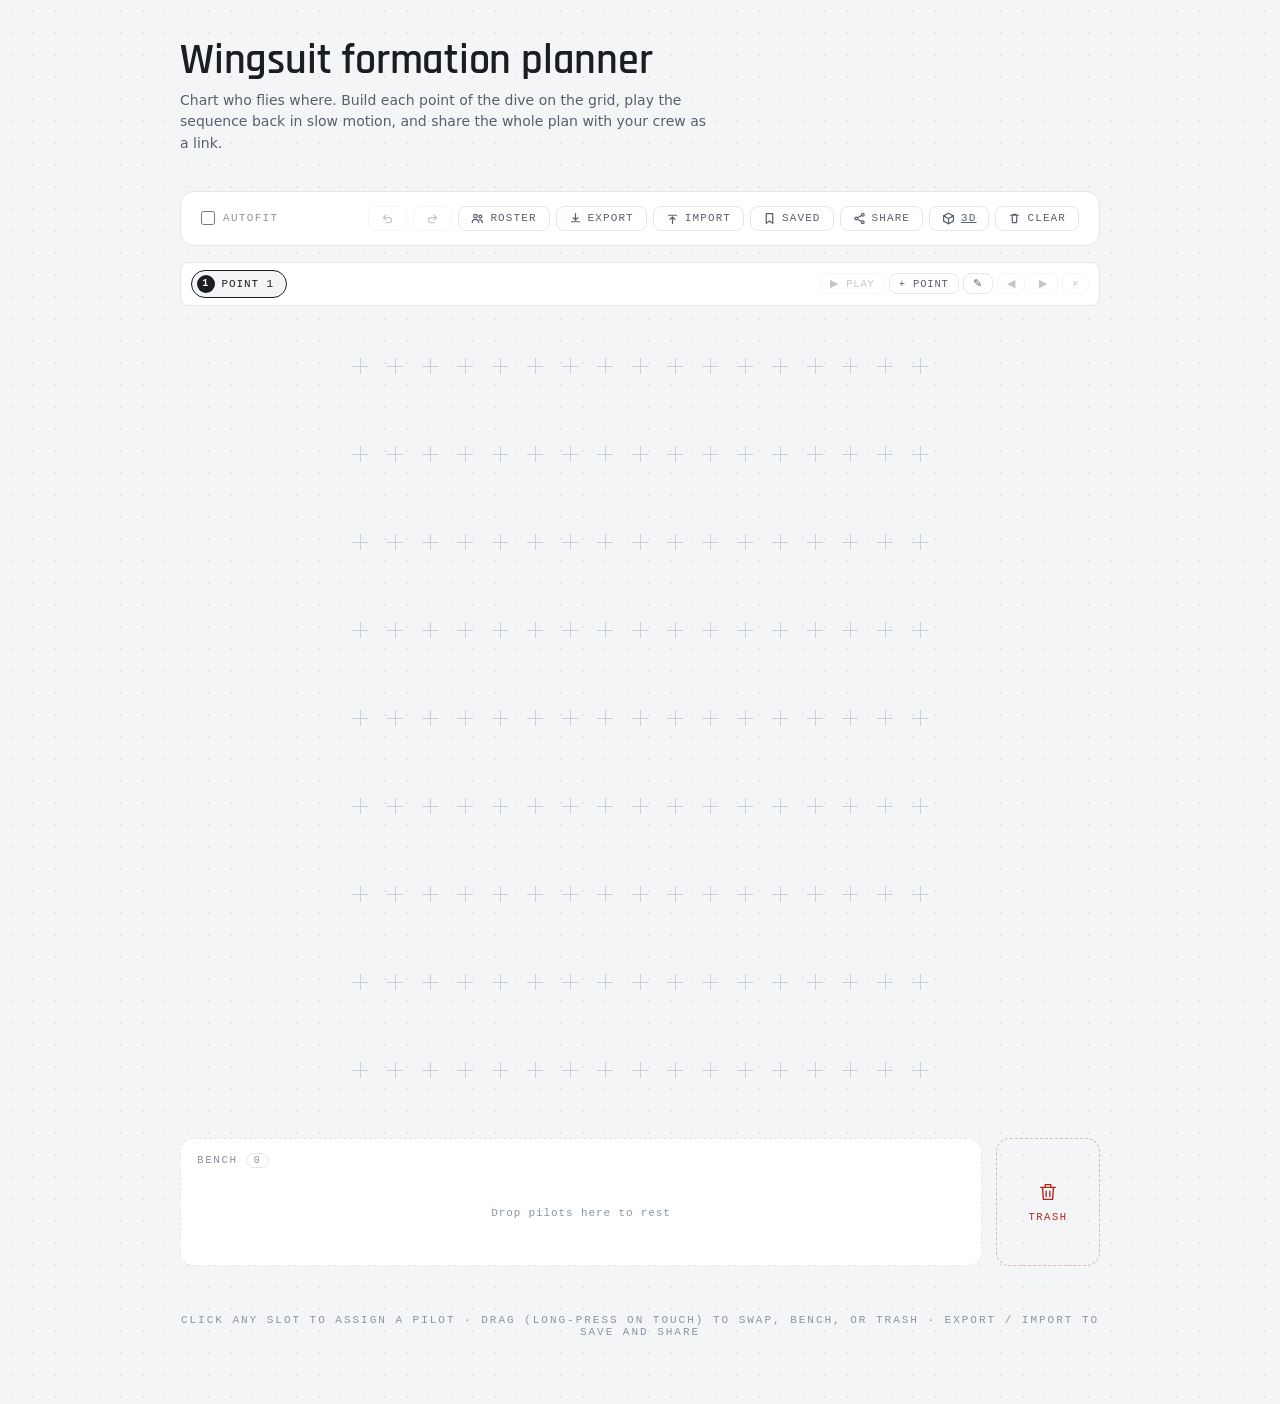
<file: index.html>
<!doctype html>
<html lang="en">
<head>
<meta charset="utf-8">
<meta name="viewport" content="width=device-width,initial-scale=1">
<title>Wingsuit formation planner</title>
<link rel="icon" type="image/svg+xml" href="favicon.svg">
<link rel="preconnect" href="https://fonts.googleapis.com">
<link rel="preconnect" href="https://fonts.gstatic.com" crossorigin>
<link href="https://fonts.googleapis.com/css2?family=Rajdhani:wght@500;600;700&display=swap" rel="stylesheet">
<link rel="stylesheet" href="styles.css">
<script src="app.js" defer></script>
</head>
<body>

<div class="page">
<header class="page-header">
  <h1>Wingsuit formation planner</h1>
  <p class="lede">Chart who flies where. Build each point of the dive on the grid, play the sequence back in slow motion, and share the whole plan with your crew as a link.</p>
</header>
<div class="planner">
  <div class="topbar">
    <div class="ctrl">
      <input type="checkbox" id="af-chk">
      <label for="af-chk">Autofit</label>
    </div>
    <div class="action-group">
      <button class="ico-btn" id="btn-undo" aria-label="Undo" title="Undo (Ctrl+Z)" disabled>
        <svg viewBox="0 0 16 16" fill="none" stroke="currentColor" stroke-width="1.5" stroke-linecap="round" stroke-linejoin="round" aria-hidden="true"><path d="M3 7h7a3 3 0 0 1 0 6H6"/><path d="M6 4 3 7l3 3"/></svg>
      </button>
      <button class="ico-btn" id="btn-redo" aria-label="Redo" title="Redo (Ctrl+Shift+Z)" disabled>
        <svg viewBox="0 0 16 16" fill="none" stroke="currentColor" stroke-width="1.5" stroke-linecap="round" stroke-linejoin="round" aria-hidden="true"><path d="M13 7H6a3 3 0 0 0 0 6h4"/><path d="M10 4l3 3-3 3"/></svg>
      </button>
      <button class="ico-btn" id="btn-roster" aria-label="Pilot roster">
        <svg viewBox="0 0 16 16" fill="none" stroke="currentColor" stroke-width="1.5" stroke-linecap="round" stroke-linejoin="round" aria-hidden="true"><circle cx="5.5" cy="5" r="2.2"/><path d="M1.5 13c0-2.2 1.8-4 4-4s4 1.8 4 4"/><circle cx="11.5" cy="5.5" r="1.7"/><path d="M10.5 9.3c1.9.3 3.5 1.9 3.5 3.7"/></svg>
        Roster
      </button>
      <button class="ico-btn" id="btn-export" aria-label="Export formation">
        <svg viewBox="0 0 16 16" fill="none" stroke="currentColor" stroke-width="1.5" stroke-linecap="round" stroke-linejoin="round" aria-hidden="true"><path d="M8 2v8M5 7l3 3 3-3M3 12h10"/></svg>
        Export
      </button>
      <button class="ico-btn" id="btn-import" aria-label="Import formation">
        <svg viewBox="0 0 16 16" fill="none" stroke="currentColor" stroke-width="1.5" stroke-linecap="round" stroke-linejoin="round" aria-hidden="true"><path d="M8 14V6M5 9l3-3 3 3M3 4h10"/></svg>
        Import
      </button>
      <button class="ico-btn" id="btn-saves" aria-label="Saved formations">
        <svg viewBox="0 0 16 16" fill="none" stroke="currentColor" stroke-width="1.5" stroke-linecap="round" stroke-linejoin="round" aria-hidden="true"><path d="M4 2h8v12l-4-3-4 3z"/></svg>
        Saved
      </button>
      <button class="ico-btn" id="btn-share" aria-label="Copy share link">
        <svg viewBox="0 0 16 16" fill="none" stroke="currentColor" stroke-width="1.5" stroke-linecap="round" stroke-linejoin="round" aria-hidden="true"><circle cx="4" cy="8" r="1.7"/><circle cx="12" cy="3.5" r="1.7"/><circle cx="12" cy="12.5" r="1.7"/><path d="M5.5 7.1l5-2.7M5.5 8.9l5 2.7"/></svg>
        Share
      </button>
      <a class="ico-btn" id="btn-3d" href="formation-3d.html" target="_blank" rel="noopener" aria-label="Open 3D view of this formation">
        <svg viewBox="0 0 16 16" fill="none" stroke="currentColor" stroke-width="1.5" stroke-linecap="round" stroke-linejoin="round" aria-hidden="true"><path d="M8 1.5l6 3.25v6.5L8 14.5 2 11.25v-6.5z"/><path d="M2 4.75L8 8l6-3.25M8 8v6.5"/></svg>
        3D
      </a>
      <button class="ico-btn danger" id="clr" aria-label="Clear pilots in current point">
        <svg viewBox="0 0 16 16" fill="none" stroke="currentColor" stroke-width="1.5" stroke-linecap="round" stroke-linejoin="round" aria-hidden="true"><path d="M3 4h10M6 4V3h4v1M5 4l.5 9h5L11 4"/></svg>
        Clear
      </button>
    </div>
  </div>
  <div class="points-bar" id="points-bar" role="tablist" aria-label="Formation points"></div>
  <div class="fw" id="fw"></div>
  <div class="bench-bar">
    <div class="bench-zone" id="bench-zone" aria-label="Bench — drop pilots here to rest">
      <div class="bench-label">Bench <span class="tag" id="bench-count">0</span></div>
      <div class="bench-list" id="bench-list"></div>
    </div>
    <div class="trash-zone" id="trash-zone" aria-label="Trash — drop pilots here to remove">
      <svg viewBox="0 0 24 24" fill="none" stroke="currentColor" stroke-width="1.5" stroke-linecap="round" stroke-linejoin="round" aria-hidden="true"><path d="M4 7h16M9 7V4h6v3M6 7l1 13h10l1-13M10 11v6M14 11v6"/></svg>
      <span>Trash</span>
    </div>
  </div>
</div>
<footer class="page-footer">Click any slot to assign a pilot · Drag (long-press on touch) to swap, bench, or trash · Export / Import to save and share</footer>
</div>

<div id="modal-pilot" style="display:none;" class="overlay" role="dialog" aria-modal="true" aria-labelledby="mp-title">
  <div class="mcard">
    <h3 id="mp-title">Assign pilot</h3>
    <div class="mrow">
      <div id="ws-prev" aria-hidden="true"></div>
      <div class="nameplate empty" id="ws-nameplate"><span>Pilot name</span></div>
    </div>
    <label for="pname">Pilot name</label>
    <input type="text" id="pname" placeholder="e.g. Anna Kowalska" maxlength="24" autocomplete="off">
    <label>Suit color</label>
    <div class="swatches" id="swatches"></div>
    <div class="mbtns">
      <button class="bdanger" id="mrem">Remove</button>
      <button class="bprimary" id="mcan">Cancel</button>
      <button class="bprimary" id="msav">Save</button>
    </div>
  </div>
</div>

<div id="modal-export" style="display:none;" class="overlay" role="dialog" aria-modal="true" aria-labelledby="me-title">
  <div class="mcard wide">
    <h3 id="me-title">Export formation</h3>
    <label>Copy the JSON to save your formation</label>
    <textarea class="json-area" id="export-area" readonly></textarea>
    <div class="mbtns">
      <button class="bprimary" id="export-copy">Copy to clipboard</button>
      <button class="bprimary" id="export-close">Close</button>
    </div>
  </div>
</div>

<div id="modal-import" style="display:none;" class="overlay" role="dialog" aria-modal="true" aria-labelledby="mi-title">
  <div class="mcard wide">
    <h3 id="mi-title">Import formation</h3>
    <label>Paste exported JSON to restore a formation</label>
    <textarea class="json-area" id="import-area" placeholder='{"points":[{"name":"Point 1","rows":5,"cols":5,"cells":{"0,0":{"name":"Anna","color":"#1d9e75"}},"bench":[]}],"cur":0}'></textarea>
    <div class="err-msg" id="import-err"></div>
    <div class="mbtns">
      <button class="bprimary" id="import-sample">Load sample</button>
      <button class="bprimary" id="import-cancel">Cancel</button>
      <button class="bsuccess" id="import-load">Load formation</button>
    </div>
  </div>
</div>

<div id="modal-saves" style="display:none;" class="overlay" role="dialog" aria-modal="true" aria-labelledby="ms-title">
  <div class="mcard wide">
    <h3 id="ms-title">Saved formations</h3>
    <label for="save-name">Save current formation as…</label>
    <div class="save-row">
      <input type="text" id="save-name" placeholder="e.g. Belgian Boogie 2026" maxlength="48" autocomplete="off">
      <button class="bsuccess" id="save-add">Save</button>
    </div>
    <label>Saved locally in this browser</label>
    <div class="saves-list" id="saves-list"></div>
    <div class="mbtns">
      <button class="bprimary" id="saves-close">Close</button>
    </div>
  </div>
</div>

<div id="modal-roster" style="display:none;" class="overlay" role="dialog" aria-modal="true" aria-labelledby="mr-title">
  <div class="mcard wide">
    <h3 id="mr-title">Pilot roster</h3>
    <label>Every pilot across all points — edits here apply everywhere</label>
    <div class="saves-list" id="roster-list"></div>
    <div class="mbtns">
      <button class="bsuccess" id="roster-add">Add pilot</button>
      <button class="bprimary" id="roster-close">Close</button>
    </div>
  </div>
</div>

<div class="toast" id="toast"></div>

</body>
</html>
</file>
<file: styles.css>
:root {
    --font-sans: system-ui, -apple-system, 'Segoe UI', Roboto, Inter, sans-serif;
    --font-mono: ui-monospace, SFMono-Regular, Menlo, Consolas, monospace;
    --font-display: 'Rajdhani', 'Inter', system-ui, sans-serif;
    --color-background-primary: #ffffff;
    --color-background-secondary: #f4f5f7;
    --color-background-danger: #fdecec;
    --color-background-success: #e7f5ee;
    --color-text-primary: #1a1d22;
    --color-text-secondary: #56606e;
    --color-text-tertiary: #8a94a3;
    --color-text-danger: #b3261e;
    --color-text-success: #1f7a4d;
    --color-border-primary: #1a1d22;
    --color-border-secondary: #c9cfd8;
    --color-border-tertiary: #e3e6ec;
    --color-border-danger: #e8b3af;
    --color-border-success: #bde0cc;
    --color-accent-soft: rgba(232, 89, 12, 0.18);
    --border-radius-md: 8px;
    --border-radius-lg: 14px;
    --slot-shadow: 0 1px 2px rgba(0, 0, 0, 0.04);
    --overlay-bg: rgba(0, 0, 0, 0.38);
    --grid-dot: rgba(26, 29, 34, 0.07);
}
@media (prefers-color-scheme: dark) {
    :root {
        --color-background-primary: #0f1115;
        --color-background-secondary: #181b21;
        --color-background-danger: #3a1d1c;
        --color-background-success: #16301f;
        --color-text-primary: #e8ecf2;
        --color-text-secondary: #a3acba;
        --color-text-tertiary: #6e7787;
        --color-text-danger: #f08079;
        --color-text-success: #7fd3a4;
        --color-border-primary: #e8ecf2;
        --color-border-secondary: #2a2f38;
        --color-border-tertiary: #22262d;
        --color-border-danger: #5a2b28;
        --color-border-success: #23512f;
        --color-accent-soft: rgba(255, 138, 76, 0.22);
        --slot-shadow: none;
        --overlay-bg: rgba(0, 0, 0, 0.6);
        --grid-dot: rgba(232, 236, 242, 0.06);
    }
}
* {
    box-sizing: border-box;
    margin: 0;
    padding: 0;
}
html,
body {
    height: 100%;
}
body {
    background: var(--color-background-secondary);
    color: var(--color-text-primary);
    font-family: var(--font-sans);
    -webkit-font-smoothing: antialiased;
    -moz-osx-font-smoothing: grayscale;
    background-image: radial-gradient(circle, var(--grid-dot) 0.8px, transparent 1px);
    background-size: 22px 22px;
}
button {
    font: inherit;
    color: inherit;
}
.page {
    max-width: 960px;
    margin: 0 auto;
    padding: 2.5rem 1.25rem 4rem;
}

.page-header {
    margin-bottom: 1.75rem;
}
.page-header h1 {
    font-family: var(--font-display);
    font-size: 2.6rem;
    font-weight: 600;
    letter-spacing: -0.005em;
    line-height: 1.02;
    color: var(--color-text-primary);
}
.lede {
    color: var(--color-text-secondary);
    margin-top: 0.45rem;
    font-size: 14px;
    line-height: 1.55;
    max-width: 60ch;
}
@media (max-width: 560px) {
    .page-header h1 {
        font-size: 2rem;
    }
    .page {
        padding: 1.25rem 0.75rem 2.5rem;
    }
    .topbar {
        padding: 0.75rem;
        gap: 10px;
    }
    .action-group {
        margin-left: 0;
    }
    .pt-acts {
        flex-wrap: wrap;
    }
    .bench-bar {
        flex-wrap: wrap;
    }
    .trash-zone {
        flex: 1;
        width: auto;
        min-height: 72px;
    }
}
.page-footer {
    margin-top: 2.5rem;
    color: var(--color-text-tertiary);
    font-family: var(--font-mono);
    font-size: 11px;
    letter-spacing: 0.18em;
    text-transform: uppercase;
    text-align: center;
}
.sr-only {
    position: absolute;
    width: 1px;
    height: 1px;
    padding: 0;
    margin: -1px;
    overflow: hidden;
    clip: rect(0, 0, 0, 0);
    white-space: nowrap;
    border: 0;
}

input[type='number'],
input[type='text'] {
    padding: 6px 10px;
    border: 0.5px solid var(--color-border-secondary);
    border-radius: var(--border-radius-md);
    background: var(--color-background-primary);
    color: var(--color-text-primary);
    font: inherit;
    font-size: 13px;
}
input[type='text']:focus-visible,
.pt-chip:focus-visible,
.pt-btn:focus-visible,
.ico-btn:focus-visible,
.bprimary:focus-visible,
.bdanger:focus-visible,
.bsuccess:focus-visible,
.slot:focus-visible,
.sw:focus-visible {
    outline: 2px solid var(--color-border-primary);
    outline-offset: 2px;
}

.planner {
    padding: 0.5rem 0;
}
.topbar {
    display: flex;
    flex-wrap: wrap;
    gap: 14px;
    align-items: center;
    margin-bottom: 1rem;
    padding: 0.875rem 1.25rem;
    background: var(--color-background-primary);
    border: 0.5px solid var(--color-border-tertiary);
    border-radius: var(--border-radius-lg);
    /* keep the toolbar above the formation canvas: the canvas's absolutely
       positioned slots (z-index up to 3) can extend into the toolbar's box in
       some layouts and would otherwise swallow button clicks (e.g. the 3D
       button). Stays well below modals/overlays (z-index 200+). */
    position: relative;
    z-index: 10;
}
.ctrl {
    display: flex;
    align-items: center;
    gap: 8px;
}
.ctrl input[type='checkbox'] {
    width: 14px;
    height: 14px;
    cursor: pointer;
    accent-color: var(--color-text-primary);
}
.ctrl input[type='checkbox'] + label {
    cursor: pointer;
}
.ctrl label {
    font-family: var(--font-mono);
    font-size: 11px;
    letter-spacing: 0.12em;
    text-transform: uppercase;
    color: var(--color-text-tertiary);
    white-space: nowrap;
}
.sep {
    width: 0.5px;
    height: 24px;
    background: var(--color-border-tertiary);
    flex-shrink: 0;
}

.action-group {
    display: flex;
    flex-wrap: wrap;
    gap: 6px;
    margin-left: auto;
    align-items: center;
}
.ico-btn {
    padding: 5px 12px;
    font-family: var(--font-mono);
    font-size: 11px;
    letter-spacing: 0.1em;
    text-transform: uppercase;
    cursor: pointer;
    border: 0.5px solid var(--color-border-tertiary);
    border-radius: var(--border-radius-md);
    background: transparent;
    color: var(--color-text-secondary);
    display: flex;
    align-items: center;
    gap: 6px;
    white-space: nowrap;
    transition:
        background 0.12s,
        color 0.12s,
        border-color 0.12s;
}
.ico-btn:hover {
    background: var(--color-background-secondary);
    color: var(--color-text-primary);
    border-color: var(--color-border-primary);
}
.ico-btn.danger:hover {
    background: var(--color-background-danger);
    color: var(--color-text-danger);
    border-color: var(--color-border-danger);
}
.ico-btn svg {
    width: 13px;
    height: 13px;
    flex-shrink: 0;
}
.ico-btn:disabled {
    opacity: 0.35;
    cursor: default;
}
.ico-btn:disabled:hover {
    background: transparent;
    color: var(--color-text-secondary);
    border-color: var(--color-border-tertiary);
}

.points-bar {
    display: flex;
    flex-wrap: wrap;
    gap: 6px;
    align-items: center;
    margin-bottom: 0.75rem;
    padding: 0.45rem 0.6rem;
    background: var(--color-background-primary);
    border: 0.5px solid var(--color-border-tertiary);
    border-radius: var(--border-radius-md);
}
.pt-chip {
    display: flex;
    align-items: center;
    gap: 7px;
    padding: 4px 12px 4px 5px;
    font-family: var(--font-mono);
    font-size: 11px;
    letter-spacing: 0.08em;
    text-transform: uppercase;
    cursor: pointer;
    border: 0.5px solid var(--color-border-tertiary);
    border-radius: 999px;
    background: transparent;
    color: var(--color-text-tertiary);
    transition:
        background 0.12s,
        color 0.12s,
        border-color 0.12s;
}
.pt-chip:hover {
    color: var(--color-text-primary);
    border-color: var(--color-border-primary);
}
.pt-chip.on {
    background: var(--color-background-secondary);
    color: var(--color-text-primary);
    border-color: var(--color-border-primary);
}
.pt-num {
    display: flex;
    align-items: center;
    justify-content: center;
    width: 18px;
    height: 18px;
    border-radius: 50%;
    font-size: 10px;
    font-weight: 600;
    background: var(--color-background-secondary);
    color: var(--color-text-tertiary);
}
.pt-chip.on .pt-num {
    background: var(--color-text-primary);
    color: var(--color-background-primary);
}
.pt-acts {
    display: flex;
    gap: 4px;
    margin-left: auto;
}
.pt-btn {
    padding: 3px 9px;
    font-family: var(--font-mono);
    font-size: 10.5px;
    letter-spacing: 0.08em;
    text-transform: uppercase;
    cursor: pointer;
    border: 0.5px solid var(--color-border-tertiary);
    border-radius: var(--border-radius-md);
    background: transparent;
    color: var(--color-text-secondary);
    transition:
        background 0.12s,
        color 0.12s,
        border-color 0.12s;
}
.pt-btn:hover:not(:disabled) {
    background: var(--color-background-secondary);
    color: var(--color-text-primary);
    border-color: var(--color-border-primary);
}
.pt-btn:disabled {
    opacity: 0.35;
    cursor: default;
}

.fw {
    overflow: auto;
    padding: 0.5rem 0;
}
.fw > * {
    margin-left: auto;
    margin-right: auto;
}

.slot {
    position: absolute;
    cursor: pointer;
    display: flex;
    flex-direction: column;
    align-items: center;
    justify-content: center;
    gap: 3px;
    border-radius: var(--border-radius-md);
    border: 0.5px dashed var(--color-border-secondary);
    background: var(--color-background-primary);
    padding: 0;
    overflow: hidden;
    transition:
        border-color 0.15s,
        background 0.15s,
        box-shadow 0.25s;
}
.slot:hover {
    border-color: var(--color-border-primary);
}
.slot.filled {
    border-style: solid;
    border-color: var(--color-border-secondary);
    box-shadow: var(--slot-shadow);
    cursor: grab;
}
.slot.filled:active {
    cursor: grabbing;
}
.slot.filled:hover {
    border-color: var(--color-border-primary);
}
.slot.dragging {
    opacity: 0.35;
}
.slot.drag-over {
    border-style: solid;
    border-color: var(--color-border-primary);
    background: var(--color-accent-soft);
}
.slot.selected {
    outline: 2px solid var(--color-border-primary);
    outline-offset: 1px;
    z-index: 3;
}

.rubber-band {
    border: 1px dashed var(--color-border-primary);
    background: var(--color-accent-soft);
    pointer-events: none;
    z-index: 500;
    box-shadow: 0 0 0 1px rgba(0, 0, 0, 0.04);
}

.slot,
.bench-item {
    -webkit-touch-callout: none;
    -webkit-user-select: none;
    user-select: none;
    touch-action: manipulation;
}
.touch-ghost {
    pointer-events: none;
    z-index: 600;
    opacity: 0.9;
    transition: none;
    box-shadow: 0 8px 24px rgba(0, 0, 0, 0.18);
}
.slot::after {
    content: '';
    position: absolute;
    left: 0;
    right: 0;
    bottom: 0;
    height: 3px;
    background: var(--suit, transparent);
    opacity: 0;
    transition: opacity 0.2s;
}
.slot.filled::after {
    opacity: 1;
}

.slot-svg {
    display: flex;
    align-items: center;
    justify-content: center;
}
.slot-name {
    font-family: var(--font-display);
    font-weight: 500;
    font-size: 10px;
    letter-spacing: 0.06em;
    text-transform: uppercase;
    color: var(--color-text-primary);
    text-align: center;
    max-width: 60px;
    overflow: hidden;
    text-overflow: ellipsis;
    white-space: nowrap;
    line-height: 1;
    padding: 0 4px;
}
.slot-cross {
    width: 14px;
    height: 14px;
    background:
        linear-gradient(var(--color-border-tertiary), var(--color-border-tertiary)) no-repeat center / 14px 0.5px,
        linear-gradient(var(--color-border-tertiary), var(--color-border-tertiary)) no-repeat center / 0.5px 14px;
    opacity: 0.85;
}

@keyframes slot-in {
    from {
        opacity: 0;
        transform: translateY(4px);
    }
    to {
        opacity: 1;
        transform: none;
    }
}
.fw.animate .slot {
    animation: slot-in 0.32s cubic-bezier(0.2, 0.8, 0.2, 1) both;
    animation-delay: min(calc(var(--i, 0) * 14ms), 0.35s);
}

.slot.compact {
    padding: 0;
}
.slot.compact .slot-cross {
    width: 16px;
    height: 16px;
    opacity: 1;
    background:
        linear-gradient(var(--color-border-secondary), var(--color-border-secondary)) no-repeat center / 16px 1px,
        linear-gradient(var(--color-border-secondary), var(--color-border-secondary)) no-repeat center / 1px 16px;
}
.slot.compact:not(.filled):not(.drag-over) {
    border-color: transparent;
    background: transparent;
}
.slot.compact:not(.filled):not(.drag-over):hover {
    border-color: var(--color-border-primary);
    background: var(--color-background-primary);
}
.slot.compact:not(.filled):not(.drag-over):hover .slot-cross {
    opacity: 1;
    background:
        linear-gradient(var(--color-border-primary), var(--color-border-primary)) no-repeat center / 16px 1.5px,
        linear-gradient(var(--color-border-primary), var(--color-border-primary)) no-repeat center / 1.5px 16px;
}

.ff-canvas {
    position: relative;
}
.ff-canvas .slot:not(.filled) {
    z-index: 2;
}
.ff-canvas .slot.filled {
    z-index: 1;
}
.ff-mark {
    position: absolute;
    font-family: var(--font-mono);
    font-size: 9px;
    letter-spacing: 0.14em;
    text-transform: uppercase;
    color: var(--color-text-tertiary);
    pointer-events: none;
}

.bench-bar {
    display: flex;
    gap: 14px;
    margin-top: 1.25rem;
    align-items: stretch;
}
.bench-zone {
    flex: 1;
    display: flex;
    flex-direction: column;
    gap: 10px;
    padding: 0.85rem 1rem 1rem;
    background: var(--color-background-primary);
    border: 0.5px dashed var(--color-border-tertiary);
    border-radius: var(--border-radius-lg);
    min-height: 128px;
    transition:
        border-color 0.15s,
        background 0.15s;
}
.bench-zone.drag-over {
    border-style: solid;
    border-color: var(--color-border-primary);
    background: var(--color-accent-soft);
}
.bench-label {
    font-family: var(--font-mono);
    font-size: 11px;
    letter-spacing: 0.14em;
    text-transform: uppercase;
    color: var(--color-text-tertiary);
    display: flex;
    align-items: center;
    gap: 8px;
}
.bench-label .tag {
    font-size: 10px;
    letter-spacing: 0.16em;
    padding: 1px 7px;
    border: 0.5px solid var(--color-border-tertiary);
    border-radius: 999px;
}
.bench-list {
    display: flex;
    flex-wrap: wrap;
    gap: 8px;
    flex: 1;
    align-items: flex-start;
}
.bench-empty {
    color: var(--color-text-tertiary);
    font-family: var(--font-mono);
    font-size: 11px;
    letter-spacing: 0.08em;
    text-transform: none;
    align-self: center;
    margin: auto;
    padding: 0.5rem;
}
.bench-item {
    position: relative;
    width: 70px;
    height: 80px;
    display: flex;
    flex-direction: column;
    align-items: center;
    justify-content: center;
    gap: 3px;
    border: 0.5px solid var(--color-border-secondary);
    border-radius: var(--border-radius-md);
    background: var(--color-background-primary);
    padding: 0;
    cursor: grab;
    overflow: hidden;
    box-shadow: var(--slot-shadow);
    transition: border-color 0.15s;
}
.bench-item:hover {
    border-color: var(--color-border-primary);
}
.bench-item:active {
    cursor: grabbing;
}
.bench-item.dragging {
    opacity: 0.35;
}
.bench-item::after {
    content: '';
    position: absolute;
    left: 0;
    right: 0;
    bottom: 0;
    height: 3px;
    background: var(--suit, transparent);
}
.bench-item .slot-name {
    max-width: 54px;
}

.trash-zone {
    display: flex;
    flex-direction: column;
    align-items: center;
    justify-content: center;
    gap: 8px;
    padding: 1rem;
    width: 104px;
    border: 0.5px dashed var(--color-border-danger);
    border-radius: var(--border-radius-lg);
    background: transparent;
    color: var(--color-text-danger);
    font-family: var(--font-mono);
    font-size: 10.5px;
    letter-spacing: 0.14em;
    text-transform: uppercase;
    transition:
        border-style 0.15s,
        background 0.15s;
}
.trash-zone svg {
    width: 22px;
    height: 22px;
}
.trash-zone.drag-over {
    border-style: solid;
    background: var(--color-background-danger);
}

.overlay {
    position: fixed;
    inset: 0;
    background: var(--overlay-bg);
    display: flex;
    align-items: center;
    justify-content: center;
    z-index: 200;
    animation: overlay-in 0.14s ease both;
}
@keyframes overlay-in {
    from {
        opacity: 0;
    }
    to {
        opacity: 1;
    }
}
.mcard {
    background: var(--color-background-primary);
    border: 0.5px solid var(--color-border-secondary);
    border-radius: var(--border-radius-lg);
    padding: 1.5rem;
    width: 300px;
    animation: card-in 0.18s cubic-bezier(0.2, 0.8, 0.2, 1) both;
}
.mcard.wide {
    width: 440px;
    max-width: 95vw;
}
@keyframes card-in {
    from {
        opacity: 0;
        transform: scale(0.96);
    }
    to {
        opacity: 1;
        transform: none;
    }
}

.mcard h3 {
    font-family: var(--font-display);
    font-size: 18px;
    font-weight: 600;
    letter-spacing: 0.04em;
    text-transform: uppercase;
    color: var(--color-text-primary);
    margin-bottom: 1.1rem;
}
.mcard label {
    font-family: var(--font-mono);
    font-size: 10.5px;
    letter-spacing: 0.12em;
    text-transform: uppercase;
    color: var(--color-text-tertiary);
    display: block;
    margin-bottom: 6px;
}
.mcard input[type='text'] {
    width: 100%;
    margin-bottom: 1rem;
}

.mrow {
    display: flex;
    flex-direction: column;
    align-items: center;
    gap: 6px;
    margin-bottom: 1rem;
}
.nameplate {
    font-family: var(--font-display);
    font-weight: 500;
    font-size: 13px;
    letter-spacing: 0.18em;
    text-transform: uppercase;
    color: var(--color-text-primary);
    text-align: center;
    margin-top: -2px;
    padding: 0 4px 4px;
    min-height: 24px;
    line-height: 1;
}
.nameplate span {
    display: inline-block;
    border-bottom: 2px solid var(--color-text-primary);
    padding: 0 4px 3px;
    transition: border-color 0.15s;
}
.nameplate.empty {
    color: var(--color-text-tertiary);
}
.nameplate.empty span {
    border-bottom-color: var(--color-border-tertiary);
}

.swatches {
    display: grid;
    grid-template-columns: repeat(7, 1fr);
    gap: 5px;
    margin-bottom: 1rem;
}
.sw {
    aspect-ratio: 1 / 1;
    border-radius: 5px;
    border: 0.5px solid var(--color-border-tertiary);
    background: var(--sw, transparent);
    cursor: pointer;
    padding: 0;
    transition:
        transform 0.12s,
        box-shadow 0.12s;
    position: relative;
}
.sw:hover {
    transform: scale(1.1);
}
.sw.on {
    box-shadow:
        0 0 0 2px var(--color-background-primary),
        0 0 0 3.5px var(--color-text-primary);
}

.mbtns {
    display: flex;
    gap: 8px;
    justify-content: flex-end;
    margin-top: 1.25rem;
}
.bdanger {
    padding: 6px 14px;
    font-family: var(--font-mono);
    font-size: 11px;
    letter-spacing: 0.1em;
    text-transform: uppercase;
    cursor: pointer;
    border: 0.5px solid var(--color-border-danger);
    border-radius: var(--border-radius-md);
    background: transparent;
    color: var(--color-text-danger);
}
.bprimary {
    padding: 6px 14px;
    font-family: var(--font-mono);
    font-size: 11px;
    letter-spacing: 0.1em;
    text-transform: uppercase;
    cursor: pointer;
    border: 0.5px solid var(--color-border-primary);
    border-radius: var(--border-radius-md);
    background: var(--color-background-secondary);
    color: var(--color-text-primary);
    font-weight: 500;
}
.bsuccess {
    padding: 6px 14px;
    font-family: var(--font-mono);
    font-size: 11px;
    letter-spacing: 0.1em;
    text-transform: uppercase;
    cursor: pointer;
    border: 0.5px solid var(--color-border-success);
    border-radius: var(--border-radius-md);
    background: var(--color-background-success);
    color: var(--color-text-success);
    font-weight: 500;
}

.save-row {
    display: flex;
    gap: 8px;
    margin-bottom: 1rem;
    align-items: stretch;
}
.save-row input[type='text'] {
    flex: 1;
    margin-bottom: 0;
}
.save-row .bsuccess {
    padding: 6px 16px;
}

.saves-list {
    display: flex;
    flex-direction: column;
    gap: 6px;
    max-height: 260px;
    overflow: auto;
    margin-bottom: 0.5rem;
}
.save-item {
    display: flex;
    align-items: center;
    gap: 10px;
    padding: 0.5rem 0.75rem;
    border: 0.5px solid var(--color-border-tertiary);
    border-radius: var(--border-radius-md);
    background: var(--color-background-secondary);
}
.save-name-text {
    flex: 1;
    font-family: var(--font-display);
    font-size: 13px;
    font-weight: 500;
    letter-spacing: 0.06em;
    color: var(--color-text-primary);
    overflow: hidden;
    text-overflow: ellipsis;
    white-space: nowrap;
}
.save-actions {
    display: flex;
    gap: 6px;
    flex-shrink: 0;
}
.save-actions button {
    padding: 4px 10px;
    font-size: 10.5px;
}
.saves-empty {
    color: var(--color-text-tertiary);
    font-family: var(--font-mono);
    font-size: 11px;
    letter-spacing: 0.04em;
    text-align: center;
    padding: 1rem 0.5rem;
}

.roster-ws {
    display: flex;
    align-items: center;
    flex-shrink: 0;
}
.roster-info {
    flex: 1;
    min-width: 0;
    display: flex;
    flex-direction: column;
    gap: 2px;
}
.roster-info .save-name-text {
    flex: none;
}
.roster-locs {
    font-family: var(--font-mono);
    font-size: 10px;
    letter-spacing: 0.03em;
    color: var(--color-text-tertiary);
    overflow: hidden;
    text-overflow: ellipsis;
    white-space: nowrap;
}

.json-area {
    width: 100%;
    height: 200px;
    font-family: var(--font-mono);
    font-size: 11.5px;
    line-height: 1.55;
    padding: 12px;
    border: 0.5px solid var(--color-border-secondary);
    border-radius: var(--border-radius-md);
    background: var(--color-background-secondary);
    color: var(--color-text-primary);
    resize: vertical;
}
.json-area:focus {
    outline: none;
    border-color: var(--color-border-primary);
}

.toast {
    position: fixed;
    bottom: 1.5rem;
    left: 50%;
    transform: translateX(-50%);
    background: var(--color-background-primary);
    border: 0.5px solid var(--color-border-secondary);
    border-radius: 999px;
    padding: 7px 18px;
    font-family: var(--font-mono);
    font-size: 11px;
    letter-spacing: 0.1em;
    text-transform: uppercase;
    color: var(--color-text-primary);
    z-index: 300;
    opacity: 0;
    transition: opacity 0.2s;
    pointer-events: none;
}
.toast.show {
    opacity: 1;
}
.err-msg {
    font-family: var(--font-mono);
    font-size: 11px;
    letter-spacing: 0.04em;
    color: var(--color-text-danger);
    margin-top: 6px;
    min-height: 16px;
}

@media (prefers-reduced-motion: reduce) {
    *,
    *::before,
    *::after {
        animation-duration: 0.01ms;
        animation-delay: 0;
        transition-duration: 0.01ms;
    }
}
</file>
